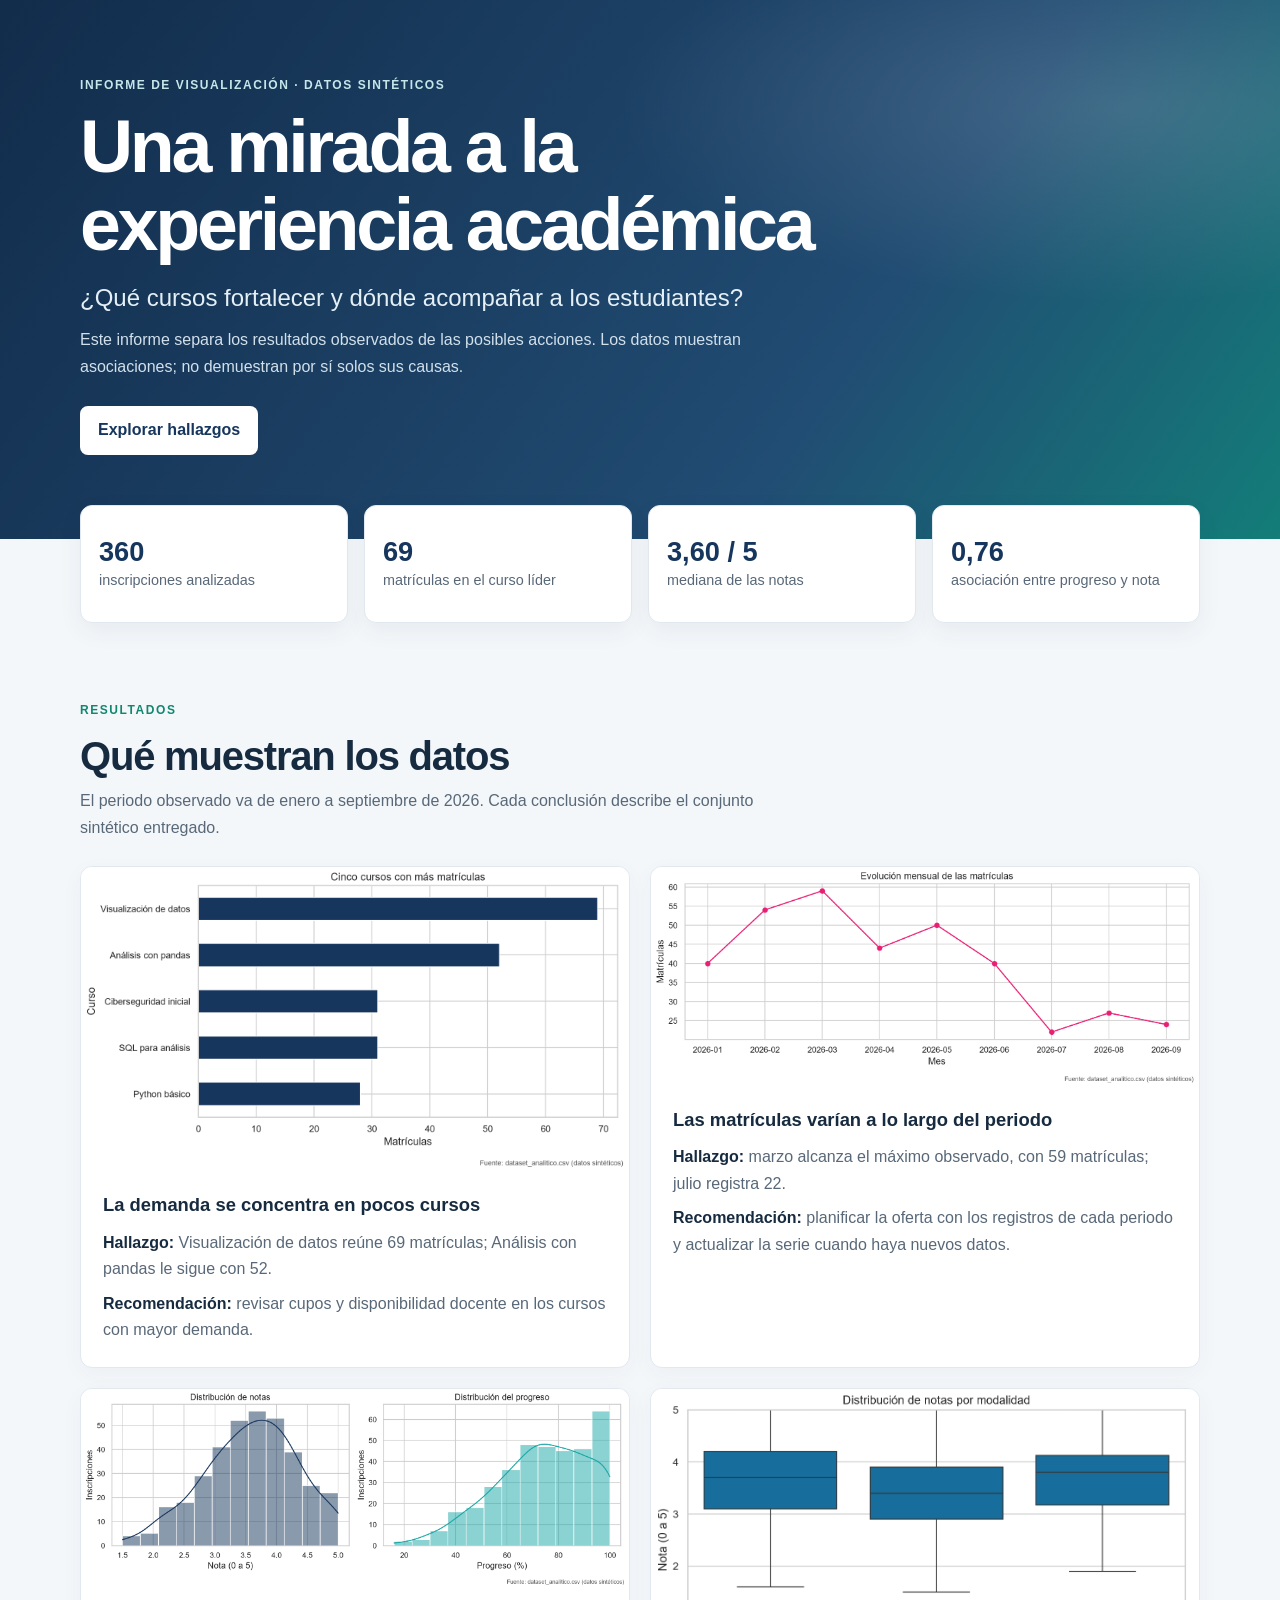
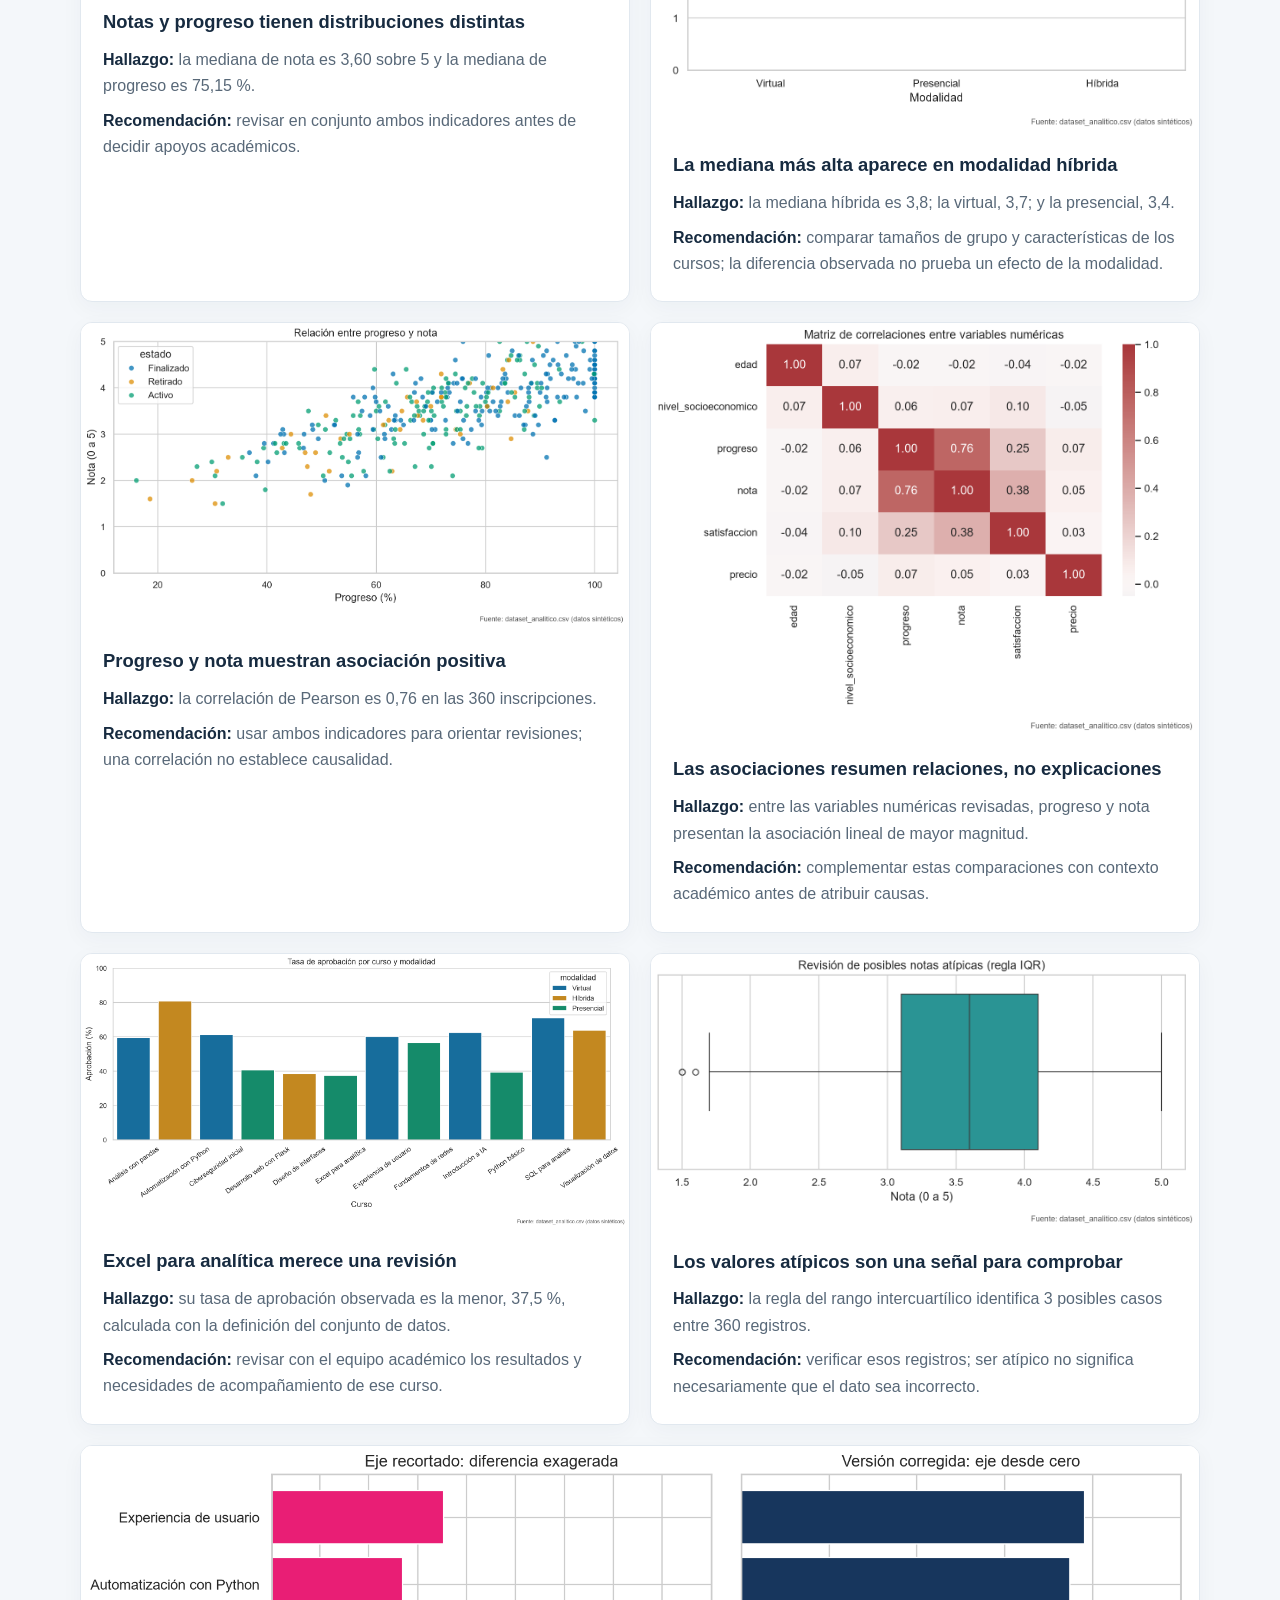
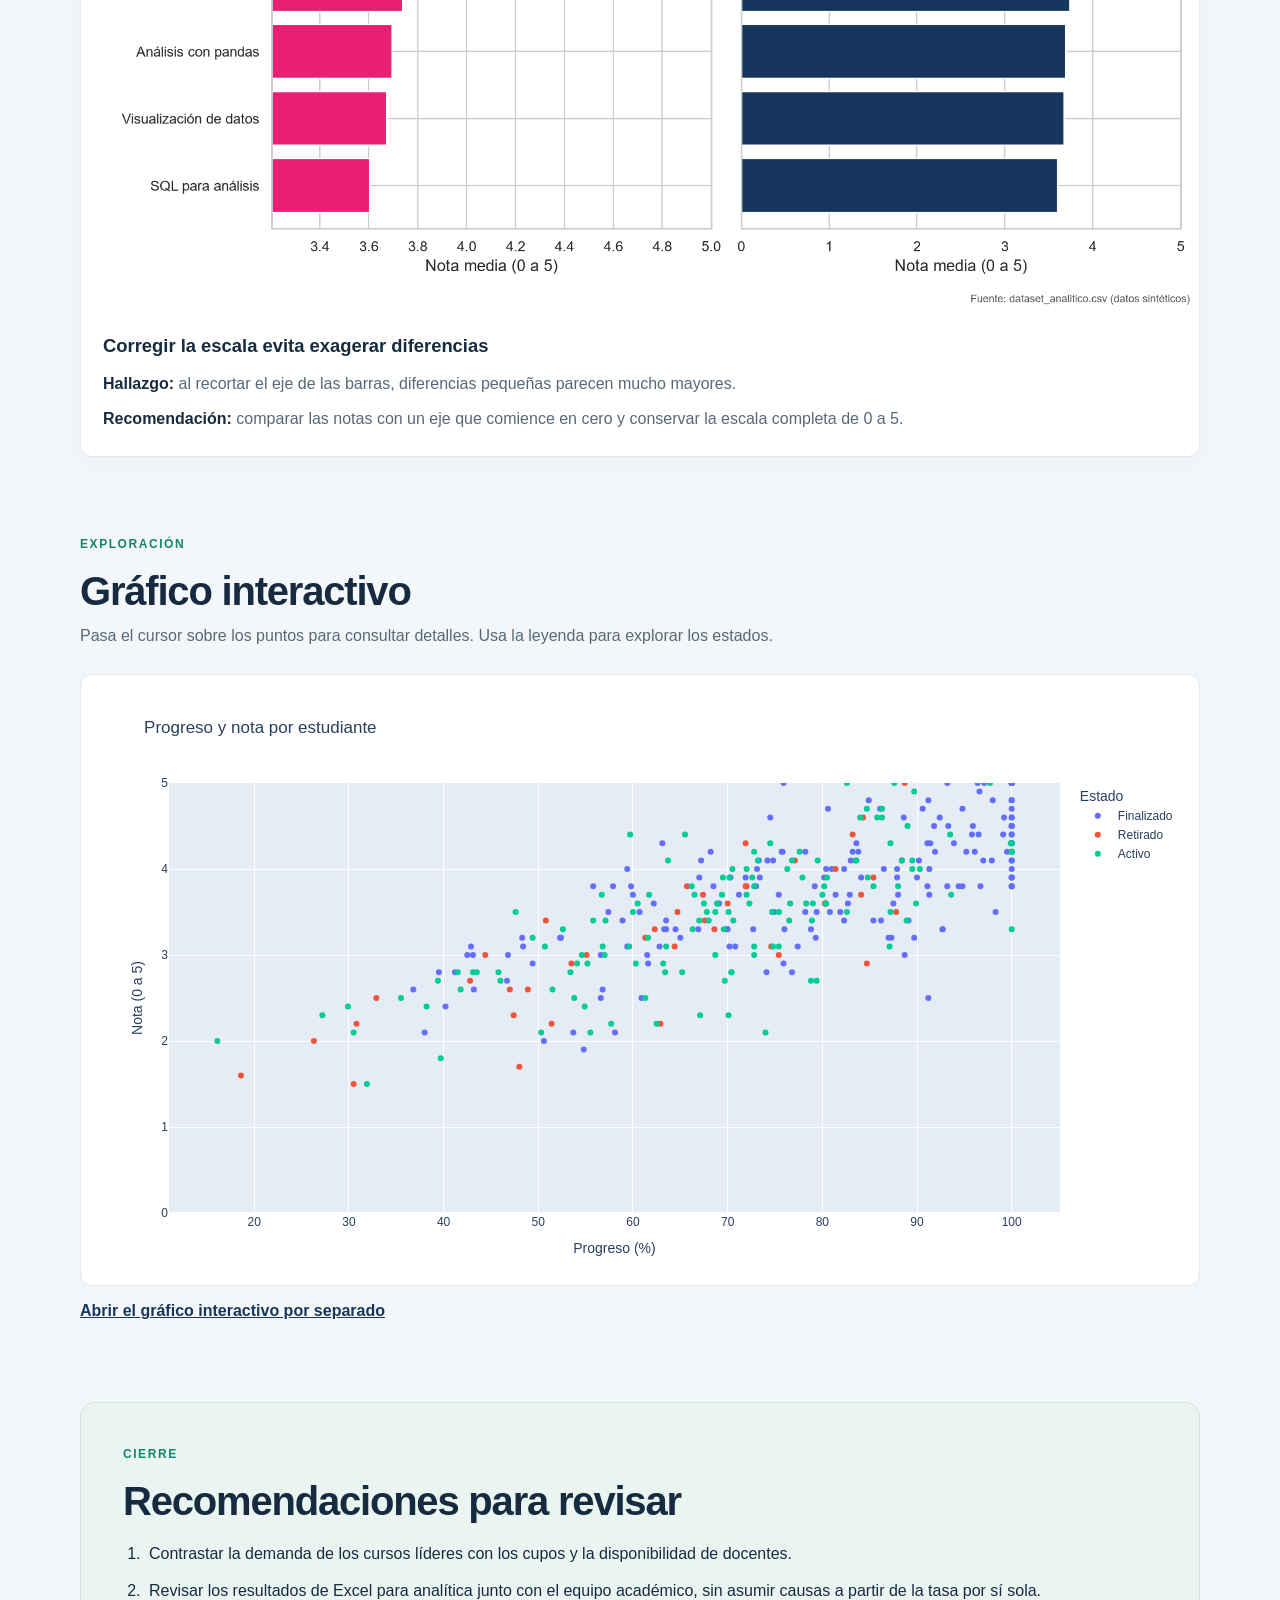
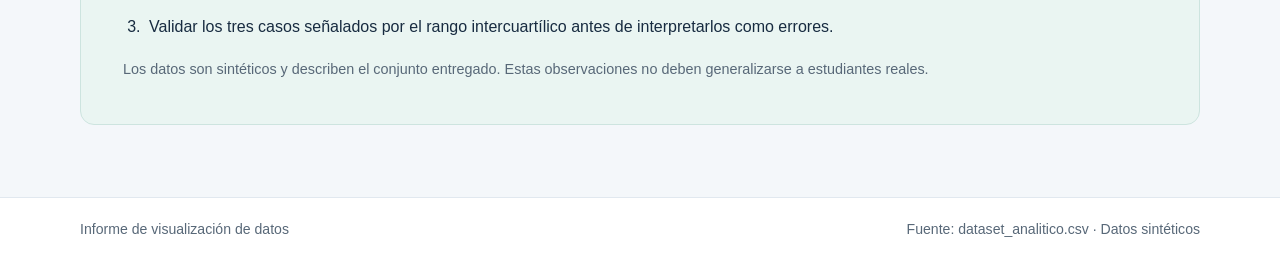
<file: Visualizacion Datos/html/index.html>
<!doctype html>
<html lang="es">
<head>
  <meta charset="utf-8">
  <meta name="viewport" content="width=device-width, initial-scale=1">
  <meta name="description" content="Informe visual de matrículas, notas y aprobación del centro de formación.">
  <title>Informe académico | Visualización de datos</title>
  <link rel="stylesheet" href="styles.css">
</head>
<body>
  <header class="hero">
    <div class="container hero-content">
      <p class="eyebrow">INFORME DE VISUALIZACIÓN · DATOS SINTÉTICOS</p>
      <h1>Una mirada a la experiencia académica</h1>
      <p class="intro">¿Qué cursos fortalecer y dónde acompañar a los estudiantes?</p>
      <p class="hero-note">Este informe separa los resultados observados de las posibles acciones. Los datos muestran asociaciones; no demuestran por sí solos sus causas.</p>
      <a class="button button-light" href="#hallazgos">Explorar hallazgos</a>
    </div>
  </header>

  <main class="container">
    <section class="metrics" aria-label="Resumen del conjunto de datos">
      <article class="metric-card">
        <span class="metric-value">360</span>
        <span class="metric-label">inscripciones analizadas</span>
      </article>
      <article class="metric-card">
        <span class="metric-value">69</span>
        <span class="metric-label">matrículas en el curso líder</span>
      </article>
      <article class="metric-card">
        <span class="metric-value">3,60 / 5</span>
        <span class="metric-label">mediana de las notas</span>
      </article>
      <article class="metric-card">
        <span class="metric-value">0,76</span>
        <span class="metric-label">asociación entre progreso y nota</span>
      </article>
    </section>

    <section id="hallazgos" class="section">
      <div class="section-heading">
        <p class="eyebrow">RESULTADOS</p>
        <h2>Qué muestran los datos</h2>
        <p>El periodo observado va de enero a septiembre de 2026. Cada conclusión describe el conjunto sintético entregado.</p>
      </div>

      <div class="chart-grid">
        <article class="chart-card">
          <img src="../graficos/01_top_5_cursos.png" alt="Barras horizontales con los cinco cursos de mayor matrícula.">
          <div class="card-copy">
            <h3>La demanda se concentra en pocos cursos</h3>
            <p><strong>Hallazgo:</strong> Visualización de datos reúne 69 matrículas; Análisis con pandas le sigue con 52.</p>
            <p><strong>Recomendación:</strong> revisar cupos y disponibilidad docente en los cursos con mayor demanda.</p>
          </div>
        </article>

        <article class="chart-card">
          <img src="../graficos/02_matriculas_mensuales.png" alt="Línea con la cantidad de matrículas de enero a septiembre de 2026.">
          <div class="card-copy">
            <h3>Las matrículas varían a lo largo del periodo</h3>
            <p><strong>Hallazgo:</strong> marzo alcanza el máximo observado, con 59 matrículas; julio registra 22.</p>
            <p><strong>Recomendación:</strong> planificar la oferta con los registros de cada periodo y actualizar la serie cuando haya nuevos datos.</p>
          </div>
        </article>

        <article class="chart-card">
          <img src="../graficos/03_distribuciones_nota_progreso.png" alt="Histogramas de notas y porcentajes de progreso.">
          <div class="card-copy">
            <h3>Notas y progreso tienen distribuciones distintas</h3>
            <p><strong>Hallazgo:</strong> la mediana de nota es 3,60 sobre 5 y la mediana de progreso es 75,15 %.</p>
            <p><strong>Recomendación:</strong> revisar en conjunto ambos indicadores antes de decidir apoyos académicos.</p>
          </div>
        </article>

        <article class="chart-card">
          <img src="../graficos/04_notas_por_modalidad.png" alt="Diagramas de caja que comparan las notas entre modalidades.">
          <div class="card-copy">
            <h3>La mediana más alta aparece en modalidad híbrida</h3>
            <p><strong>Hallazgo:</strong> la mediana híbrida es 3,8; la virtual, 3,7; y la presencial, 3,4.</p>
            <p><strong>Recomendación:</strong> comparar tamaños de grupo y características de los cursos; la diferencia observada no prueba un efecto de la modalidad.</p>
          </div>
        </article>

        <article class="chart-card">
          <img src="../graficos/05_progreso_vs_nota.png" alt="Gráfico de dispersión del progreso frente a la nota, coloreado por estado.">
          <div class="card-copy">
            <h3>Progreso y nota muestran asociación positiva</h3>
            <p><strong>Hallazgo:</strong> la correlación de Pearson es 0,76 en las 360 inscripciones.</p>
            <p><strong>Recomendación:</strong> usar ambos indicadores para orientar revisiones; una correlación no establece causalidad.</p>
          </div>
        </article>

        <article class="chart-card">
          <img src="../graficos/06_matriz_correlaciones.png" alt="Mapa de calor con correlaciones entre seis variables numéricas.">
          <div class="card-copy">
            <h3>Las asociaciones resumen relaciones, no explicaciones</h3>
            <p><strong>Hallazgo:</strong> entre las variables numéricas revisadas, progreso y nota presentan la asociación lineal de mayor magnitud.</p>
            <p><strong>Recomendación:</strong> complementar estas comparaciones con contexto académico antes de atribuir causas.</p>
          </div>
        </article>

        <article class="chart-card">
          <img src="../graficos/07_aprobacion_curso_modalidad.png" alt="Barras agrupadas con tasas de aprobación por curso y modalidad.">
          <div class="card-copy">
            <h3>Excel para analítica merece una revisión</h3>
            <p><strong>Hallazgo:</strong> su tasa de aprobación observada es la menor, 37,5 %, calculada con la definición del conjunto de datos.</p>
            <p><strong>Recomendación:</strong> revisar con el equipo académico los resultados y necesidades de acompañamiento de ese curso.</p>
          </div>
        </article>

        <article class="chart-card">
          <img src="../graficos/08_revision_notas_atipicas.png" alt="Diagrama de caja para identificar posibles notas atípicas mediante la regla IQR.">
          <div class="card-copy">
            <h3>Los valores atípicos son una señal para comprobar</h3>
            <p><strong>Hallazgo:</strong> la regla del rango intercuartílico identifica 3 posibles casos entre 360 registros.</p>
            <p><strong>Recomendación:</strong> verificar esos registros; ser atípico no significa necesariamente que el dato sea incorrecto.</p>
          </div>
        </article>

        <article class="chart-card chart-card-wide">
          <img src="../graficos/09_correccion_eje_truncado.png" alt="Comparación entre un eje truncado que exagera diferencias y una escala corregida desde cero.">
          <div class="card-copy">
            <h3>Corregir la escala evita exagerar diferencias</h3>
            <p><strong>Hallazgo:</strong> al recortar el eje de las barras, diferencias pequeñas parecen mucho mayores.</p>
            <p><strong>Recomendación:</strong> comparar las notas con un eje que comience en cero y conservar la escala completa de 0 a 5.</p>
          </div>
        </article>
      </div>
    </section>

    <section class="section interactive-section">
      <div class="section-heading">
        <p class="eyebrow">EXPLORACIÓN</p>
        <h2>Gráfico interactivo</h2>
        <p>Pasa el cursor sobre los puntos para consultar detalles. Usa la leyenda para explorar los estados.</p>
      </div>
      <div class="interactive-frame">
        <iframe
          src="../graficos/reporte_interactivo.html"
          title="Gráfico interactivo de progreso y nota por estudiante"
          loading="lazy">
        </iframe>
      </div>
      <a class="text-link" href="../graficos/reporte_interactivo.html" target="_blank" rel="noopener">Abrir el gráfico interactivo por separado</a>
    </section>

    <section class="recommendations section">
      <p class="eyebrow">CIERRE</p>
      <h2>Recomendaciones para revisar</h2>
      <ol>
        <li>Contrastar la demanda de los cursos líderes con los cupos y la disponibilidad de docentes.</li>
        <li>Revisar los resultados de Excel para analítica junto con el equipo académico, sin asumir causas a partir de la tasa por sí sola.</li>
        <li>Validar los tres casos señalados por el rango intercuartílico antes de interpretarlos como errores.</li>
      </ol>
      <p class="note">Los datos son sintéticos y describen el conjunto entregado. Estas observaciones no deben generalizarse a estudiantes reales.</p>
    </section>
  </main>

  <footer class="footer">
    <div class="container footer-content">
      <span>Informe de visualización de datos</span>
      <span>Fuente: dataset_analitico.csv · Datos sintéticos</span>
    </div>
  </footer>
</body>
</html>
</file>
<file: Visualizacion Datos/html/styles.css>
:root {
  color-scheme: light;
  --ink: #172b40;
  --muted: #586878;
  --blue: #17365d;
  --pink: #e91e75;
  --teal: #13866f;
  --paper: #f4f7fa;
  --line: #e1e8ef;
  --card: #ffffff;
}

* {
  box-sizing: border-box;
}

html {
  scroll-behavior: smooth;
}

body {
  margin: 0;
  background: var(--paper);
  color: var(--ink);
  font-family: "Segoe UI", Arial, sans-serif;
  font-size: 16px;
  line-height: 1.65;
}

a {
  color: var(--blue);
}

.container {
  width: min(1120px, calc(100% - 40px));
  margin-inline: auto;
}

.hero {
  padding: 76px 0 84px;
  background:
    radial-gradient(ellipse at 88% 20%, rgb(255 255 255 / 15%), transparent 32%),
    linear-gradient(125deg, #122c4b 0%, #214c73 66%, #137d79 100%);
  color: #ffffff;
}

.hero-content {
  max-width: 1120px;
}

.eyebrow {
  margin: 0 0 12px;
  color: var(--teal);
  font-size: 0.75rem;
  font-weight: 750;
  letter-spacing: 0.13em;
}

.hero .eyebrow {
  color: #c6e7ea;
}

h1,
h2,
h3,
p {
  margin-top: 0;
}

h1 {
  max-width: 760px;
  margin-bottom: 14px;
  font-size: clamp(2.4rem, 6vw, 4.6rem);
  letter-spacing: -0.045em;
  line-height: 1.06;
}

.intro {
  margin-bottom: 10px;
  color: #e4eff6;
  font-size: clamp(1.15rem, 2.4vw, 1.5rem);
}

.hero-note {
  max-width: 720px;
  margin-bottom: 26px;
  color: #d2e0eb;
}

.button {
  display: inline-block;
  border-radius: 8px;
  padding: 11px 18px;
  font-weight: 700;
  text-decoration: none;
}

.button-light {
  background: #ffffff;
  color: var(--blue);
}

.button-light:hover,
.button-light:focus-visible {
  background: #e8f3f3;
}

.metrics {
  display: grid;
  grid-template-columns: repeat(4, minmax(0, 1fr));
  gap: 16px;
  margin-top: -34px;
}

.metric-card {
  display: grid;
  align-content: center;
  min-height: 118px;
  border: 1px solid var(--line);
  border-radius: 12px;
  padding: 18px;
  background: var(--card);
  box-shadow: 0 8px 24px rgb(25 48 70 / 6%);
}

.metric-value {
  color: var(--blue);
  font-size: 1.7rem;
  font-weight: 800;
  line-height: 1.25;
}

.metric-label {
  color: var(--muted);
  font-size: 0.9rem;
}

.section {
  padding-top: 78px;
}

.section-heading {
  max-width: 720px;
  margin-bottom: 25px;
}

.section-heading h2,
.recommendations h2 {
  margin-bottom: 8px;
  font-size: clamp(1.8rem, 4vw, 2.5rem);
  letter-spacing: -0.03em;
  line-height: 1.2;
}

.section-heading > p:last-child {
  margin-bottom: 0;
  color: var(--muted);
}

.chart-grid {
  display: grid;
  grid-template-columns: repeat(2, minmax(0, 1fr));
  gap: 20px;
}

.chart-card {
  overflow: hidden;
  border: 1px solid var(--line);
  border-radius: 12px;
  background: var(--card);
  box-shadow: 0 6px 22px rgb(25 48 70 / 4%);
}

.chart-card img {
  display: block;
  width: 100%;
  height: auto;
  background: #ffffff;
}

.card-copy {
  padding: 20px 22px 16px;
}

.card-copy h3 {
  margin-bottom: 12px;
  font-size: 1.15rem;
  line-height: 1.35;
}

.card-copy p {
  margin-bottom: 8px;
  color: var(--muted);
}

.card-copy strong {
  color: var(--ink);
}

.chart-card-wide {
  grid-column: 1 / -1;
}

.chart-card-wide img {
  max-height: 540px;
  object-fit: contain;
}

.interactive-section {
  padding-bottom: 4px;
}

.interactive-frame {
  overflow: hidden;
  border: 1px solid var(--line);
  border-radius: 12px;
  background: #ffffff;
}

.interactive-frame iframe {
  display: block;
  width: 100%;
  height: 610px;
  border: 0;
}

.text-link {
  display: inline-block;
  margin-top: 12px;
  font-weight: 700;
}

.recommendations {
  margin-top: 74px;
  margin-bottom: 72px;
  border: 1px solid #cde4df;
  border-radius: 14px;
  padding: clamp(24px, 5vw, 42px);
  background: #eaf5f2;
}

.recommendations ol {
  display: grid;
  gap: 10px;
  padding-left: 22px;
}

.recommendations li {
  padding-left: 4px;
}

.note {
  margin: 18px 0 0;
  color: var(--muted);
  font-size: 0.9rem;
}

.footer {
  border-top: 1px solid var(--line);
  background: #ffffff;
}

.footer-content {
  display: flex;
  justify-content: space-between;
  gap: 16px;
  padding-block: 20px;
  color: var(--muted);
  font-size: 0.88rem;
}

@media (max-width: 760px) {
  .hero {
    padding: 58px 0 68px;
  }

  .metrics {
    grid-template-columns: repeat(2, minmax(0, 1fr));
  }

  .chart-grid {
    grid-template-columns: 1fr;
  }

  .chart-card-wide {
    grid-column: auto;
  }

  .interactive-frame iframe {
    height: 520px;
  }

  .footer-content {
    flex-direction: column;
    gap: 4px;
  }
}

@media (max-width: 420px) {
  .container {
    width: min(100% - 28px, 1120px);
  }

  .metrics {
    gap: 10px;
  }

  .metric-card {
    min-height: 104px;
    padding: 14px;
  }

  .metric-value {
    font-size: 1.4rem;
  }
}
</file>
